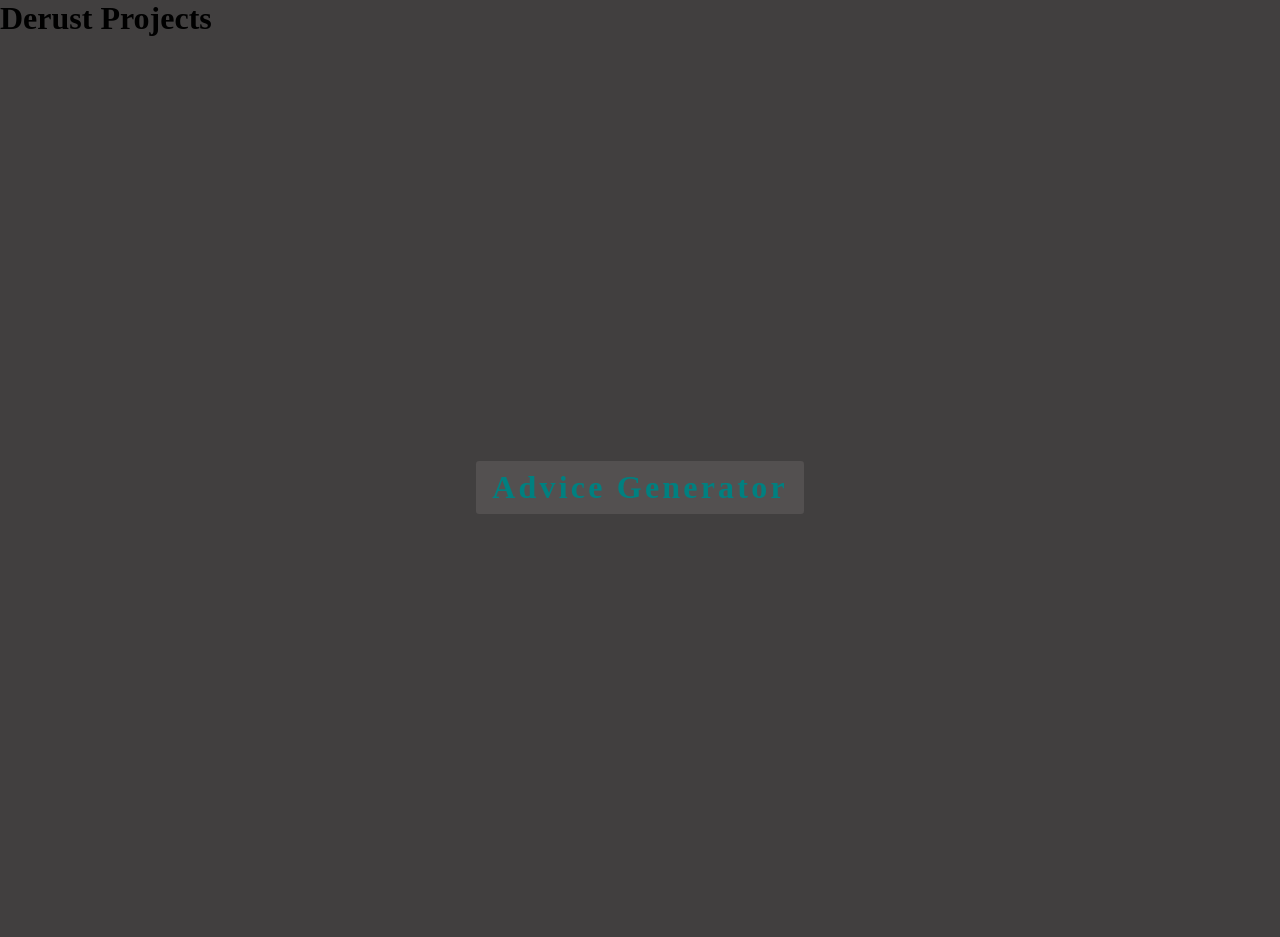
<file: index.html>
<!DOCTYPE html>
<html lang="en">
<head>
    <meta charset="UTF-8">
    <meta name="viewport" content="width=device-width, initial-scale=1.0">
    <title>Derust Projects | Matthew Martell</title>
    <link rel="stylesheet" href="style.css">
</head>
<body>
    <!--header-->
    <header>
        <h1 >Derust Projects</h1>
    </header>
    <!-- project container -->
    <div class="project-container">
        <a class="project-link" href="/Advise Generator/index.html">Advice Generator</a>
    </div>
</body>
</html>
</file>
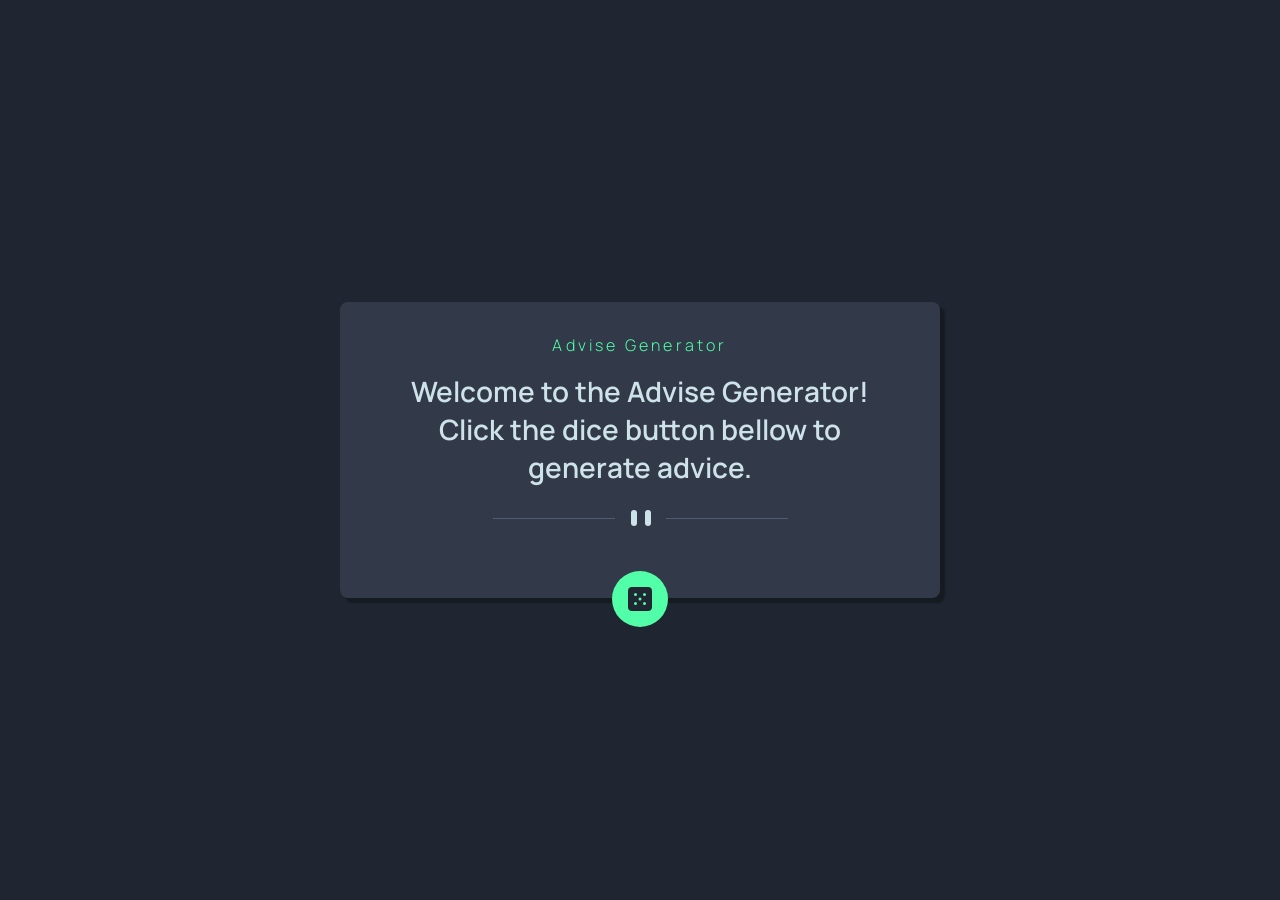
<file: Advise Generator/index.html>
<!DOCTYPE html>
<html lang="en">
<head>
    <meta charset="UTF-8">
    <meta name="viewport" content="width=device-width, initial-scale=1.0">
    <title>Advise Generator</title>
    <link rel="stylesheet" href="style.css">
</head>
<body>
    <div class="container">
        <h1 class="advice-h1">Advise Generator</h1>
        <p class="advice-p">Welcome to the Advise Generator! Click the dice button bellow to generate advice.</p>
        <img src="images/pattern-divider-mobile.svg" alt="a divider image" class="divider">
        <button class="generate-btn">
            <img src="images/icon-dice.svg" alt="a dice image" class="dice">
        </button>
    </div>
</body>
<script src="script.js"></script>
</html>
</file>
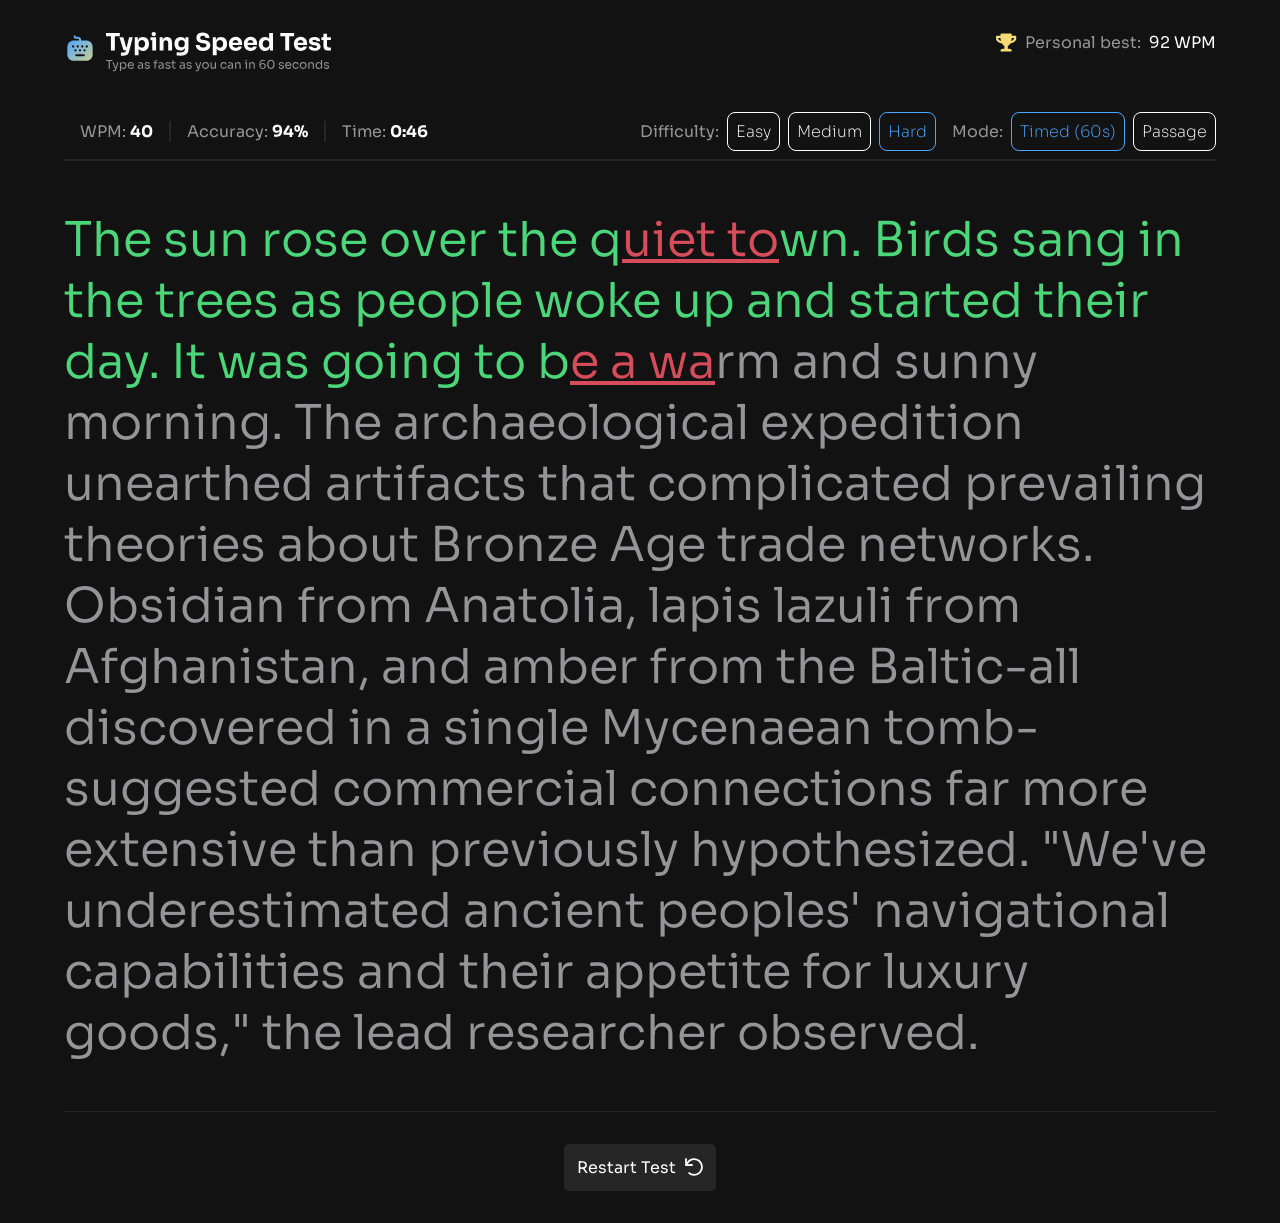
<file: Typing Test/index.html>
<!DOCTYPE html>
<html lang="en">
<head>
  <meta charset="UTF-8">
  <meta name="viewport" content="width=device-width, initial-scale=1.0"> <!-- displays site properly based on user's device -->

  <link rel="icon" type="image/png" sizes="32x32" href="./assets/images/favicon-32x32.png">
  
  <title>Frontend Mentor | Typing Speed Test</title>

  <!-- Feel free to remove these styles or customise in your own stylesheet 👍 -->
  <link rel="stylesheet" href="style.css">
</head>
<body>
  <div class="flex-container">
    <header>
      <img src="images/logo-large (2).svg" alt="a keyboard with typing speed test type as fast as you can next to it">
      <div class="header-right">
        <img src="images/icon-personal-best (1).svg" alt="image of a trophy">
        <h2 class="grey-text">Personal best:</h1>
        <span class="personal-best">92 WPM</span>
      </div>
    </header>
    <!-- info bar -->
    <div class="info-bar">
      <!-- WPM/Accuaracy/Time -->
      <div class="info-bar-left">
        <h2 class="wpm-current"><span class="grey-text">WPM: </span> 40</h2>
        <h2 class="accuracy-current"><span class="grey-text">Accuracy: </span> 94%</h2>
        <h2 class="time-current"><span class="grey-text">Time: </span> 0:46</h2>
      </div>
      <div class="info-bar-right">
        <!-- Difficulty -->
        <div class="difficulty-container">
          <h2 class="grey-text">Difficulty:</h2>
          <button class="easy-btn btn-nonselect">Easy</button>
          <button class="medium-btn btn-nonselect">Medium</button>
          <button class="hard-btn btn-selected">Hard</button>
        </div>
        <!-- Mode -->
        <div class="mode-container">
          <h2 class="grey-text">Mode:</h2>
          <button class="timed-btn btn-selected">Timed (60s)</button>
          <button class="pass-btn btn-nonselect">Passage</button>
        </div>
      </div>
    </div>

    <!-- Passage blur on passage-text --> 

    <div class="passage">
      <p class="passage-text"><span class="correct-text">The sun rose over the q<span class="incorrect-text">uiet to</span>wn. Birds 
        sang in the trees as people woke up and started their day. It was going to b<span class="incorrect-text">e a wa</span></span>rm 
        and sunny morning. The archaeological expedition unearthed artifacts that complicated prevailing theories about Bronze Age trade 
        networks. Obsidian from Anatolia, lapis lazuli from Afghanistan, and amber from the Baltic-all discovered in a single Mycenaean 
        tomb-suggested commercial connections far more extensive than previously hypothesized. "We've underestimated ancient peoples' 
        navigational capabilities and their appetite for luxury goods," the lead researcher observed. </p>
        <div class="start-btn-container hidden">
          <button class="start-btn">Start Typing Test</button>
          <h2>Or click the text and start typing</h2>
        </div>
    </div>

    <!-- Basline Established -->

    <div class="results-container hidden">
      <img src="images/icon-completed (1).svg" alt="a green circle with a black check mark in the center">
      <div class="results-header">
        <h1>Baseline Established!</h1>
        <p>You've set the bar. Now the real challenge begins-time to beat it.</p>
      </div>
      <div class="results-score">
        <div class="wpm-results-container">
          <h2>WPM:</h2>
          <p class="wpm-results">85</p>
        </div>
        <div class="accuracy-results-container">
          <h2>Accuracy:</h2>
          <p class="accuracy-results">90%</p>
        </div>
        <div class="characters-results-container">
          <h2>Characters</h2>
          <p class="characters-results">120/<span>5</span></p>
        </div>
      </div>
      <button class="restart-btn">Beat This Score <img src="images/icon-restart (1).svg" alt=""></button>
    </div>

    <!-- test completed -->
    <div class="results-container hidden">
      <img src="images/icon-completed (1).svg" alt="a green circle with a black check mark in the center">
      <div class="results-header">
        <h1>Test Complete!</h1>
        <p>Solid run. Keep pushing to beat your high score.</p>
      </div>
      <div class="results-score">
        <div class="wpm-results-container">
          <h2>WPM:</h2>
          <p class="wpm-results">85</p>
        </div>
        <div class="accuracy-results-container">
          <h2>Accuracy:</h2>
          <p class="accuracy-results">90%</p>
        </div>
        <div class="characters-results-container">
          <h2>Characters</h2>
          <p class="characters-results">120/<span>5</span></p>
        </div>
      </div>
      <button class="restart-btn">Go Again <img src="images/icon-restart (1).svg" alt=""></button>
    </div>

    <!-- high score screen -->

    <div class="results-container hidden">
      <img src="images/icon-new-pb (2).svg" alt="a green circle with a black check mark in the center">
      <div class="results-header">
        <h1>High Score Smashed!</h1>
        <p>You're getting faster. That was incredible typing</p>
      </div>
      <div class="results-score">
        <div class="wpm-results-container">
          <h2>WPM:</h2>
          <p class="wpm-results">85</p>
        </div>
        <div class="accuracy-results-container">
          <h2>Accuracy:</h2>
          <p class="accuracy-results">90%</p>
        </div>
        <div class="characters-results-container">
          <h2>Characters</h2>
          <p class="characters-results">120/<span>5</span></p>
        </div>
      </div>
      <button class="restart-btn">Beat This Score <img src="images/icon-restart (1).svg" alt=""></button>
      <img class="confetti-img" src="images/pattern-confetti (2).svg" alt="image of falling confetti">
    </div>
<!--  
    Start Typing Test
    Or click the text and start typing

     Test Complete Start 

    Test Complete!
    Solid run. Keep pushing to beat your high score.

    WPM:  WPM 
    Accuracy:  Accuracy 
    Characters:  Correct/Incorrect 

    Go Again
    
    Test Complete End
      -->
    <button class="restart-btn">Restart Test<img src="images/icon-restart (1).svg" alt=""></button>

    <footer class="attribution">
    </footer>
  </div>
</body>
</html>
</file>
<file: style.css>
* {
    padding: 0;
    margin: 0;
    box-sizing: border-box;
}

body {
    background-color: rgb(65, 63, 63);
}

a:visited,
a:active,
a {
    text-decoration: none;
    color: teal;
    font-weight: bold;
    font-size: 2rem;
    letter-spacing: .2rem;
    background-color: rgb(83, 80, 80);
    padding: .5rem 1rem;
    border-radius: .2rem;
}

.project-container {
    display: flex;
    flex-direction: column;
    justify-content: center;
    align-items: center;
    height: 100vh;
}
</file>
<file: Advise Generator/style.css>
@import url('https://fonts.googleapis.com/css2?family=Manrope:wght@200..800&display=swap');

:root {
    --font-family: 'Manrope', sans-serif;
    --blue-200: hsl(193, 38%, 86%);
    --green-200: hsl(150, 100%, 66%);
    --blue-600: hsl(217, 19%, 38%);
    --blue-900: hsl(217, 19%, 24%);
    --blue-950: hsl(218, 23%, 16%);
}

* {
    font-family: var(--font-family);
    box-sizing: border-box;
    margin: 0;
    padding: 0;
    /* border: 2px solid red; */
}

body {
    background-color: var(--blue-950);
    display: flex;
    justify-content: center;
    align-items: center;
    height: 100vh;
}

.container {
    display: flex;
    flex-direction: column;
    justify-content: center;
    align-items: center;
    background-color: var(--blue-900);
    border-radius: 8px;
    max-width: 600px;
    width: 90%;
    gap: 1rem;
    padding: 2rem 1rem 0rem;
    box-shadow: 5px 5px 2px rgb(21, 27, 32);
}

.advice-h1 {
    color: var(--green-200);
    font-size: 1rem;
    font-weight: 300;
    letter-spacing: 0.2rem;
}

.advice-p {
    color: var(--blue-200);
    font-size: 1.75rem;
    text-align: center;
    font-weight: 600;
    max-width: 85%;
}

.divider {
    margin-top: .5rem;
}

.generate-btn {
    background-color: var(--green-200);
    padding: 1rem;
    border-radius: 100%;
    border: none;
    display: flex;
    justify-content: center;
    align-items: center;
    position: relative;
    top: 1.8rem;
    transition: .3s;
}

.generate-btn:hover {
    cursor: pointer;
    box-shadow: 0 0 10px var(--green-200);
}

/* @media (min-width: 376px){
    .advice-h1 {
        font-size: 1rem;
    }
} */
</file>
<file: Typing Test/style.css>
@import url('https://fonts.googleapis.com/css2?family=Sora:wght@100..800&display=swap');

:root {
    /* neutral colors */
    --neutral-900: hsl(0, 0%, 7%);
    --neutral-800: hsl(0, 0%, 15%);
    --neutral-500: hsl(240, 3%, 46%);
    --neutral-400: hsl(240, 1%, 59%);
    --neutral-0: hsl(0, 0%, 100%);
    /* blue colors */
    --blue-600: hsl(214, 100%, 55%);
    --blue-400: hsl(210, 100%, 65%);
    /* red */
    --red-500: hsl(354, 63%, 57%);
    /* green */
    --green-500: hsl(140, 63%, 57%);
    /* yellow */
    --yellow-400: hsl(49, 85%, 70%)
}

* {
    padding: 0;
    margin: 0;
    box-sizing: border-box;
    font-family: "Sora", sans-serif;
    font-size: 16px;
    text-decoration: none;
}

body {
    padding-bottom: 2rem;
    background-color: var(--neutral-900);
    display: flex;
    flex-direction: column;
    justify-content: center;
    align-items: center;
    color: var(--neutral-0);
    overflow: hidden;
    /* border: 2px solid red; */
}

.flex-container {
    width: 90%;
    display: flex;
    flex-direction: column;
    /* border: 2px solid green; */
}

.grey-text {
    color: var(--neutral-400);
    font-weight: 400;
}

/* header */
header {
    display: flex;
    justify-content: space-between;
    align-items: start;
    padding: 2rem 0 2rem;
}

.header-right {
    display: flex;
    gap: 8px;
}

/* info bar */
.info-bar {
    display: flex;
    justify-content: space-between;
    align-items: center;
    border-bottom: 2px solid var(--neutral-800);
    padding: .5rem 0;
}

/* info bar left: WPM / Accuracy / Time */
.info-bar-left {
    display: flex;
}

.info-bar-left h2 {
    padding: 0 1rem;
}

.wpm-current + .accuracy-current, .time-current {
    border-left: 2px solid var(--neutral-800);
}

/* info bar right: difficulty and mode */

.info-bar-right {
    display: flex;
    gap: 1rem;
}

.difficulty-container,
.mode-container {
    display: flex;
    align-items: center;
    gap: .5rem;
}

.btn-nonselect, .btn-selected {
    background-color: var(--neutral-900);
    font-weight: 200;
    padding: .5rem;
    border-radius: .5rem;
    transition: .3s;
}

.btn-nonselect:hover, .btn-selected:hover {
    cursor: pointer;
    opacity: .8;
}

.btn-nonselect {
    color: var(--neutral-0);
    border: 1px solid var(--neutral-0);
}

.btn-selected {
    color: var(--blue-400);
    border: 1px solid var(--blue-400);
}

/* start typing mode */

.start-btn-container {
    position: absolute;
    top: 35%;
    left: 50%;
    transform: translate(-50%, -50%);
    display: flex;
    flex-direction: column;
    gap: 5px;
}

.start-btn-container h2 {
    color: var(--neutral-0);
    font-weight: 350;
}

.start-btn {
    padding: .8rem;
    width: fit-content;
    align-self: center;
    margin-top: 2rem;
    background-color: var(--blue-600);
    color: var(--neutral-0);
    border: none;
    border-radius: 5px;
    transition: .3s;
}

.start-btn:hover {
    cursor: pointer;
    opacity: .8;
}

.blur {
    filter: blur(10px);
}

/* Passage */

.passage {
    border-bottom: 1px solid var(--neutral-800);
    color: var(--neutral-400);
    padding: 3rem 0;
    position: relative;
}

.passage-text, .incorrect-text, .correct-text {
    font-size: 3rem;
    font-weight: 350;
    letter-spacing: 0;
}

.correct-text {
    color: var(--green-500);
}

.incorrect-text {
    color: var(--red-500);
    text-decoration: underline;
}

.restart-btn {
    padding: .8rem;
    width: fit-content;
    align-self: center;
    margin-top: 2rem;
    background-color: var(--neutral-800);
    color: var(--neutral-0);
    display: flex;
    justify-content: center;
    align-items: center;
    gap: .5rem;
    border: none;
    border-radius: 5px;
    transition: .3s;
}

.restart-btn:hover {
    cursor: pointer;
    opacity: .8;
}

.results-container {
    display: flex;
    flex-direction: column;
    align-items: center;
    padding: 3rem;
    gap: 2rem;
}

.results-header {
    display: flex;
    flex-direction: column;
    justify-content: center;
    align-items: center;
    gap: 10px;
}

.results-header h1 {
    font-size: 2rem;
}

.results-header p {
    color: var(--neutral-400);
}

.results-score {
    display: flex;
    justify-content: space-between;
    align-items: center;
    gap: 1rem;
}

.results-score h2 {
    color: var(--neutral-400);
    font-weight: 350;
}

.wpm-results-container,
.accuracy-results-container,
.characters-results-container {
    min-width: 130px;
    border: 2px solid var(--neutral-800);
    border-radius: 8px;
    padding: .8rem;
}

.confetti-img {
    position: absolute;
    animation: confetti 5s linear infinite;
    z-index: -1;
    opacity: 0;
}

@keyframes confetti {
    0% {
        opacity: 0;
        top: -350px;
    }
    10% {
        opacity: .8;
    }
    90% {
        opacity: .8;
    }
    100% {
        opacity: 0;
        top: 100vh;
    }
}

/* ### Neutral

- **Neutral 900**: hsl(0, 0%, 7%)
- **Neutral 800**: hsl(0, 0%, 15%)
- **Neutral 500**: hsl(240, 3%, 46%)
- **Neutral 400**: hsl(240, 1%, 59%)
- **Neutral 0**: hsl(0, 0%, 100%)

### Blue

- **Blue 600**: hsl(214, 100%, 55%)
- **Blue 400**: hsl(210, 100%, 65%)

### Red

- **Red 500**: hsl(354, 63%, 57%)

### Green

- **Green 500**: hsl(140, 63%, 57%)

### Yellow

- **Yellow 400**: hsl(49, 85%, 70%) */
.hidden {
    display: none;
}
</file>
